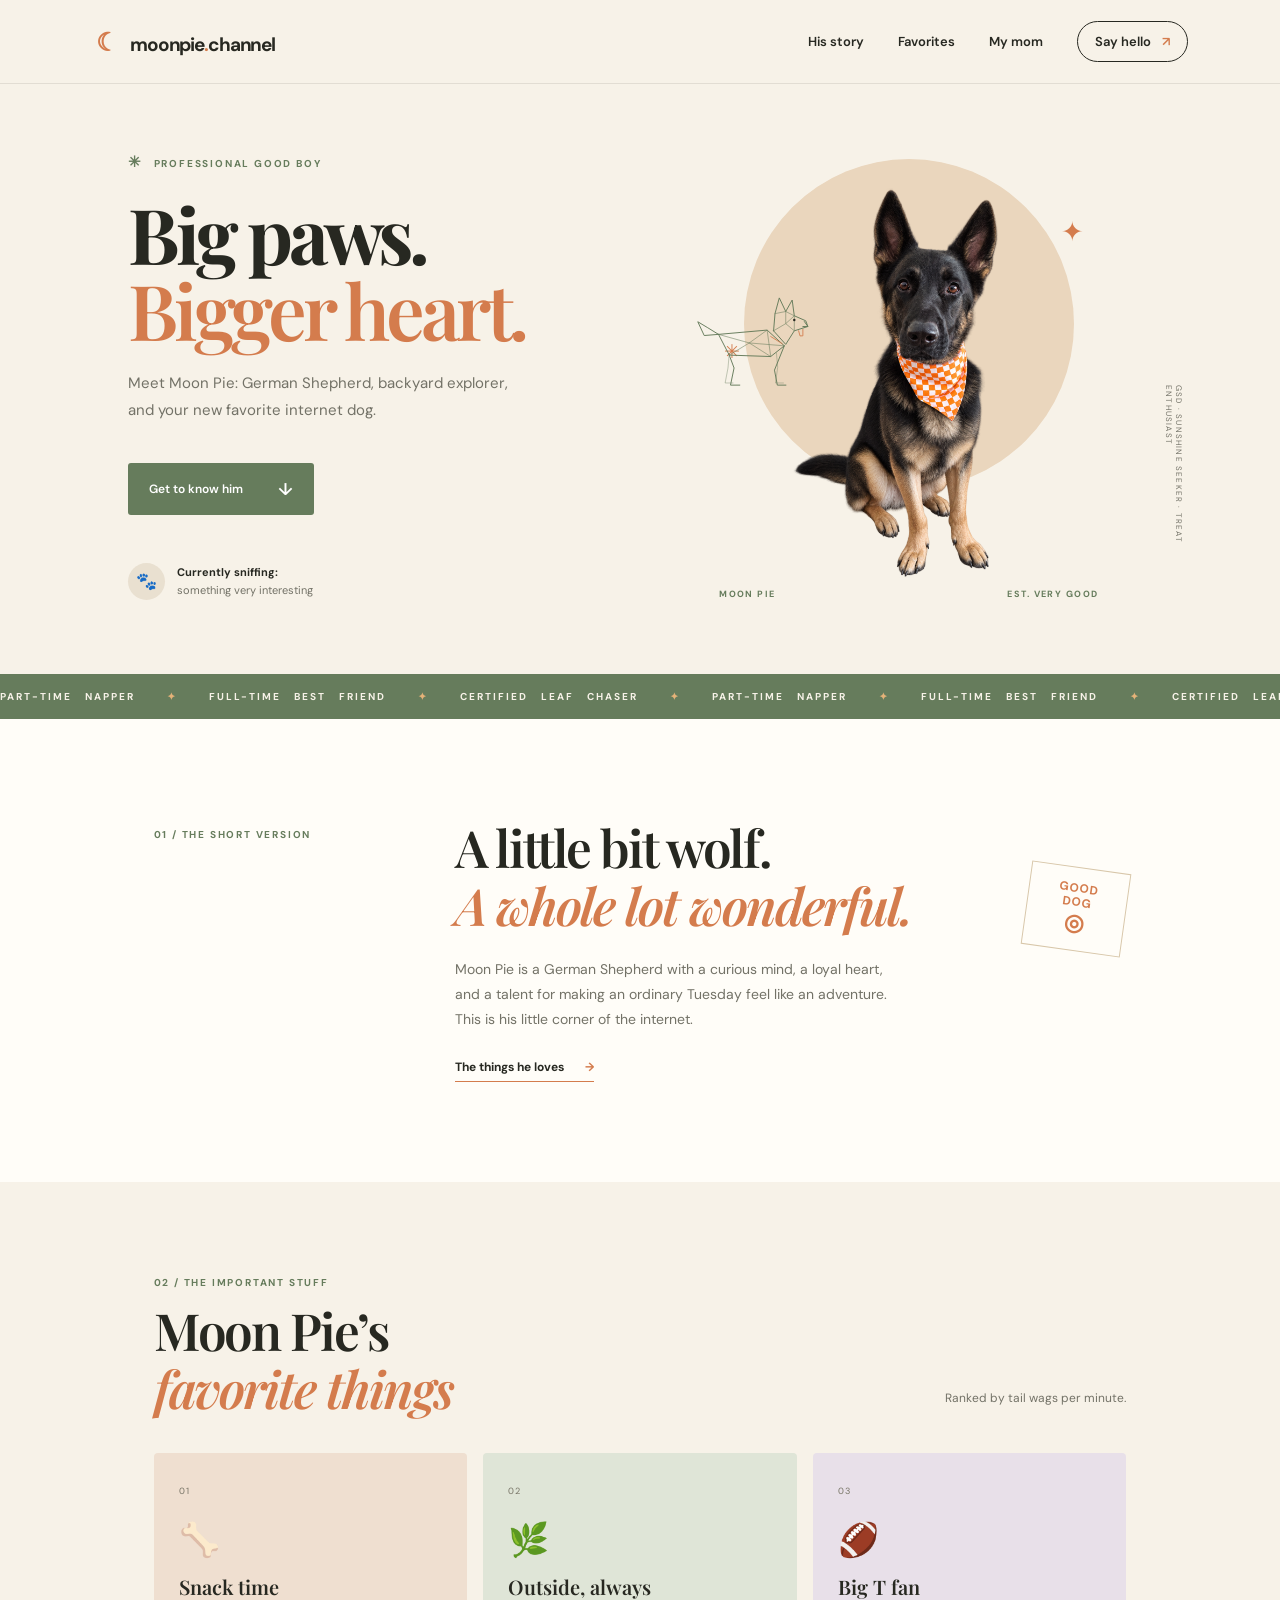
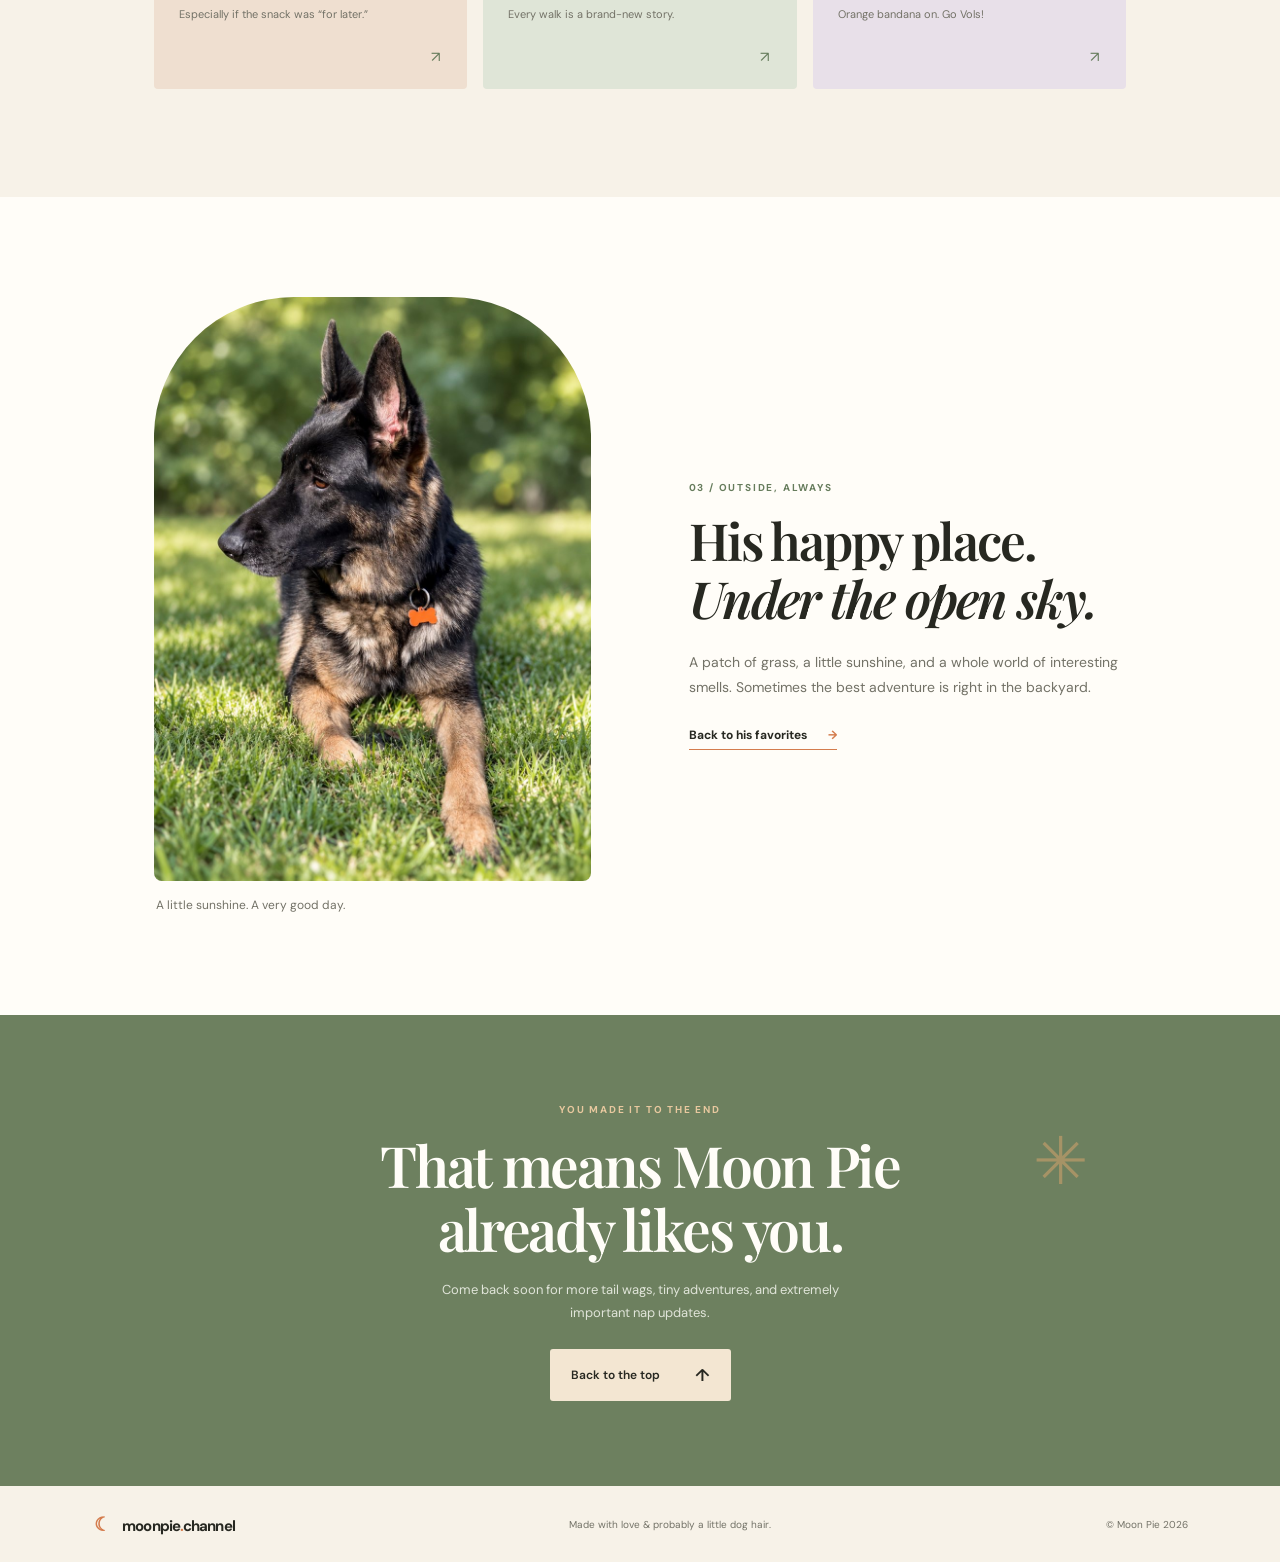
<file: index.html>
<!doctype html>
<html lang="en">
<head>
  <meta charset="utf-8">
  <meta name="viewport" content="width=device-width, initial-scale=1">
  <meta name="theme-color" content="#f7f2e8">
  <meta name="description" content="Meet Moon Pie, a German Shepherd with a big heart and a nose for adventure.">
  <title>Moon Pie — Big paws, bigger heart</title>
  <link rel="stylesheet" href="styles.css?v=f140dc7c42bb">
</head>
<body>
  <header class="site-header">
    <a class="brand" href="#home" aria-label="Moon Pie home"><span class="brand-mark">☾</span> moonpie<span class="brand-dot">.</span>channel</a>
    <nav aria-label="Main navigation"><a href="#story">His story</a><a href="#favorites">Favorites</a><a href="mom.html">My mom</a><a class="nav-cta" href="#hello">Say hello <span>↗</span></a></nav>
  </header>

  <main>
    <section class="hero" id="home">
      <div class="hero-copy">
        <p class="eyebrow"><span class="paw">✳</span> PROFESSIONAL GOOD BOY</p>
        <h1>Big paws.<br><span>Bigger heart.</span></h1>
        <p class="intro">Meet Moon Pie: German Shepherd, backyard explorer, and your new favorite internet dog.</p>
        <a class="button" href="#story">Get to know him <span>↓</span></a>
        <div class="hero-note"><span class="note-icon">🐾</span><span><strong>Currently sniffing:</strong><br>something very interesting</span></div>
      </div>
      <div class="hero-art" aria-label="Portrait of a friendly German Shepherd">
        <div class="sun"></div><span class="spark spark-one">✦</span><span class="spark spark-two">✳</span>
        <img class="dog-photo" src="dog-transparent.png?v=0818905b5019" alt="Moon Pie sitting with an orange and white checkered bandana">
        <div class="art-caption"><span>MOON PIE</span><span>EST. VERY GOOD</span></div>
        <span class="orbit-label">GSD · SUNSHINE SEEKER · TREAT ENTHUSIAST</span>
      </div>
    </section>

    <section class="ticker" aria-label="Moon Pie facts"><div>PART-TIME NAPPER <span>✦</span> FULL-TIME BEST FRIEND <span>✦</span> CERTIFIED LEAF CHASER <span>✦</span> PART-TIME NAPPER <span>✦</span> FULL-TIME BEST FRIEND <span>✦</span> CERTIFIED LEAF CHASER <span>✦</span></div></section>

    <section class="story section" id="story">
      <div class="section-kicker">01 / THE SHORT VERSION</div>
      <div class="story-content"><h2>A little bit wolf.<br><em>A whole lot wonderful.</em></h2><p>Moon Pie is a German Shepherd with a curious mind, a loyal heart, and a talent for making an ordinary Tuesday feel like an adventure. This is his little corner of the internet.</p><a class="text-link" href="#favorites">The things he loves <span>→</span></a></div>
      <div class="story-stamp">GOOD<br>DOG<br><span>◎</span></div>
    </section>

    <section class="favorites section" id="favorites">
      <div class="section-heading"><div><div class="section-kicker">02 / THE IMPORTANT STUFF</div><h2>Moon Pie’s<br><em>favorite things</em></h2></div><p>Ranked by tail wags per minute.</p></div>
      <div class="cards">
        <article class="card card-peach"><span class="card-number">01</span><div class="card-emoji">🦴</div><h3>Snack time</h3><p>Especially if the snack was “for later.”</p><a class="card-arrow snack-link" href="snack.html" aria-label="Explore Moon Pie’s snack page">↗</a></article>
        <article class="card card-sage"><span class="card-number">02</span><div class="card-emoji">🌿</div><h3>Outside, always</h3><p>Every walk is a brand-new story.</p><a class="card-arrow snack-link" href="#outside" aria-label="See Moon Pie outside">↗</a></article>
        <article class="card card-lilac"><span class="card-number">03</span><div class="card-emoji" aria-hidden="true">&#127944;</div><h3>Big T fan</h3><p>Orange bandana on. Go Vols!</p><a class="card-arrow snack-link" href="fan.html" aria-label="Meet Moon Pie, a big Tennessee fan">&#8599;</a></article>
      </div>
    </section>


    <section class="outdoor section" id="outside" aria-labelledby="outside-title">
      <figure class="photo-frame"><img src="assets/moonpie-garden.jpg?v=be60e105cf8d" width="900" height="1200" loading="lazy" alt="Moon Pie relaxing in the grass with his ears up"><figcaption>A little sunshine. A very good day.</figcaption></figure>
      <div class="outdoor-copy"><p class="section-kicker">03 / OUTSIDE, ALWAYS</p><h2 id="outside-title">His happy place.<br><em>Under the open sky.</em></h2><p>A patch of grass, a little sunshine, and a whole world of interesting smells. Sometimes the best adventure is right in the backyard.</p><a class="text-link" href="#favorites">Back to his favorites <span aria-hidden="true">→</span></a></div>
    </section>
    <section class="hello" id="hello"><div class="hello-spark">✳</div><p class="eyebrow">YOU MADE IT TO THE END</p><h2>That means Moon Pie<br>already likes you.</h2><p>Come back soon for more tail wags, tiny adventures, and extremely important nap updates.</p><a class="button button-light" href="#home">Back to the top <span>↑</span></a></section>
  </main>
  <footer><a class="brand" href="#home"><span class="brand-mark">☾</span> moonpie<span class="brand-dot">.</span>channel</a><span>Made with love & probably a little dog hair.</span><span>© Moon Pie 2026</span></footer>
  <script src="motion.js?v=69de07a4c99f" defer></script>
</body>
</html>
</file>
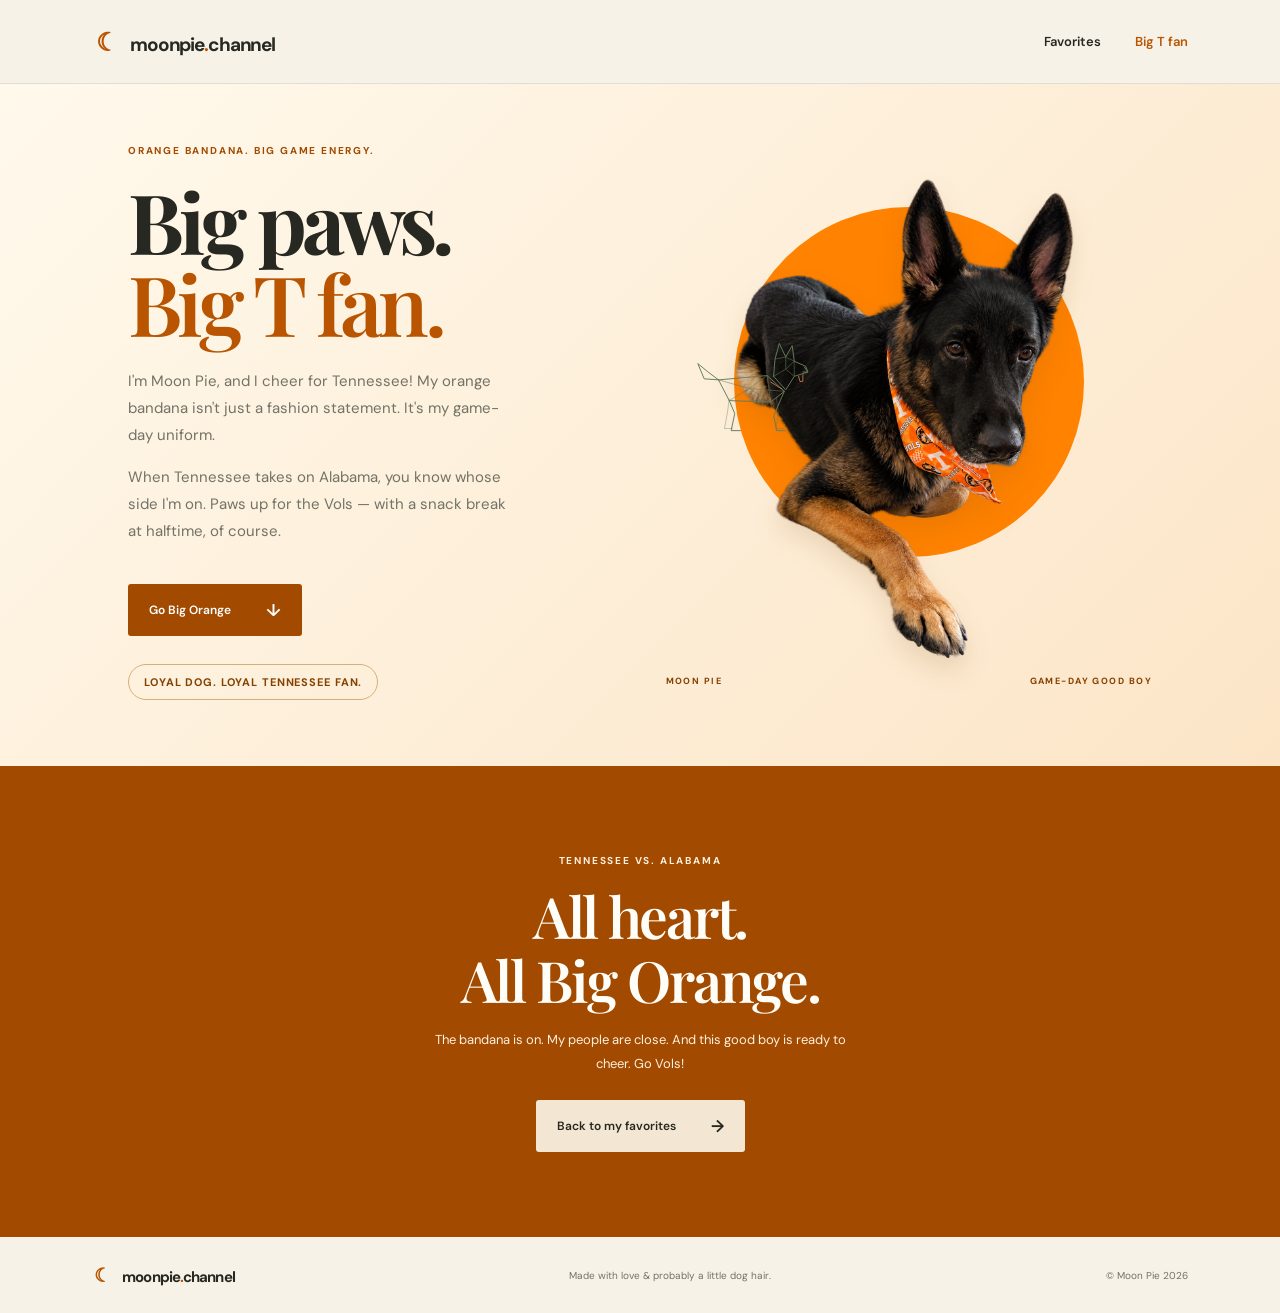
<file: fan.html>
<!doctype html>
<html lang="en">
<head>
  <meta charset="utf-8">
  <meta name="viewport" content="width=device-width, initial-scale=1">
  <meta name="theme-color" content="#ff8200">
  <meta name="description" content="Moon Pie is a big T fan. Orange bandana on, paws up for Tennessee!">
  <title>Big T Fan — Moon Pie</title>
  <link rel="stylesheet" href="styles.css?v=f140dc7c42bb">
  <style>
    .fan-page{--orange:#b95500}.fan-page .eyebrow{color:#a24a00}
    .fan-hero{min-height:680px;background:linear-gradient(135deg,#fff9ec,#fce5c7)}
    .fan-hero h1{font-size:clamp(58px,6.5vw,90px)}
    .fan-hero .button{background:#a24a00}.fan-art{height:540px}
    .fan-art .sun{width:350px;height:350px;top:60px;background:#ff8200}
    .fan-art .dog-photo{height:490px;width:100%;max-width:410px;margin:0;filter:drop-shadow(0 14px 12px #733c0020)}
    .fan-art .art-caption{bottom:0;color:#844100;width:100%}
    .fan-badge{display:inline-block;margin-top:28px;border:1px solid #d8ad79;border-radius:30px;padding:10px 15px;font-size:11px;font-weight:700;letter-spacing:.08em;color:#844100}
    .fan-cheer{background:#a24a00}.fan-cheer .eyebrow,.fan-cheer>p:not(.eyebrow){color:#fff0dc}
    @media(max-width:760px){.fan-hero{padding-top:45px;gap:28px}.fan-art{height:480px}.fan-art .dog-photo{height:440px;max-width:350px}.fan-art .sun{width:280px;height:280px}.fan-page nav a:first-child{display:inline}.fan-page nav{gap:14px}}
    @media(max-width:390px){.fan-art{transform:none;margin-bottom:0}.fan-hero h1{font-size:58px}}
  </style>
</head>
<body class="fan-page">
  <header class="site-header">
    <a class="brand" href="index.html" aria-label="Moon Pie home"><span class="brand-mark">☾</span> moonpie<span class="brand-dot">.</span>channel</a>
    <nav aria-label="Main navigation"><a href="index.html#favorites">Favorites</a><a href="fan.html" aria-current="page">Big T fan</a></nav>
  </header>
  <main>
    <section class="hero fan-hero">
      <div class="hero-copy">
        <p class="eyebrow">ORANGE BANDANA. BIG GAME ENERGY.</p>
        <h1>Big paws.<br><span>Big T fan.</span></h1>
        <p class="intro">I'm Moon Pie, and I cheer for Tennessee! My orange bandana isn't just a fashion statement. It's my game-day uniform.</p>
        <p class="intro">When Tennessee takes on Alabama, you know whose side I'm on. Paws up for the Vols — with a snack break at halftime, of course.</p>
        <a class="button" href="#go-vols">Go Big Orange <span aria-hidden="true">↓</span></a>
        <div><span class="fan-badge">LOYAL DOG. LOYAL TENNESSEE FAN.</span></div>
      </div>
      <div class="hero-art fan-art">
        <div class="sun" aria-hidden="true"></div>
        <img class="dog-photo" src="moonpie-lying-transparent.png?v=d60ad3cab47d" alt="Moon Pie lying down with his ears up, wearing his orange Tennessee bandana" width="1086" height="1448">
        <div class="art-caption"><span>MOON PIE</span><span>GAME-DAY GOOD BOY</span></div>
      </div>
    </section>
    <section class="hello fan-cheer" id="go-vols">
      <p class="eyebrow">TENNESSEE VS. ALABAMA</p>
      <h2>All heart.<br>All Big Orange.</h2>
      <p>The bandana is on. My people are close. And this good boy is ready to cheer. Go Vols!</p>
      <a class="button button-light" href="index.html#favorites">Back to my favorites <span aria-hidden="true">→</span></a>
    </section>
  </main>
  <footer><a class="brand" href="index.html"><span class="brand-mark">☾</span> moonpie<span class="brand-dot">.</span>channel</a><span>Made with love &amp; probably a little dog hair.</span><span>© Moon Pie 2026</span></footer>
  <script src="motion.js?v=69de07a4c99f" defer></script>
</body>
</html>
</file>
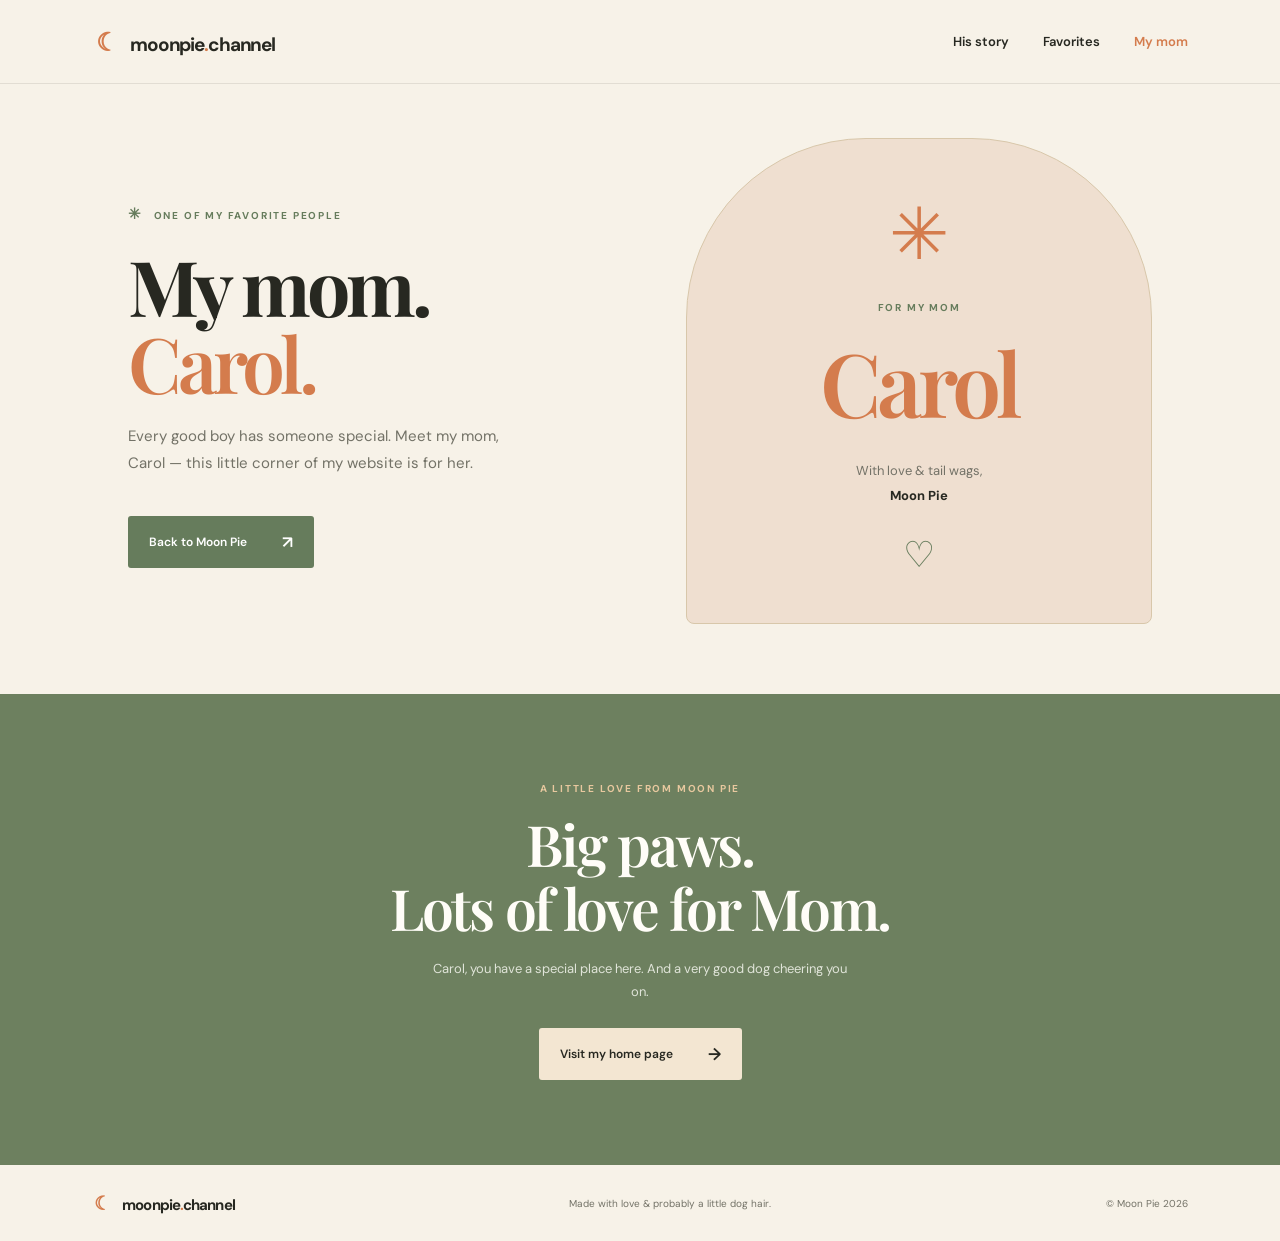
<file: mom.html>
<!doctype html>
<html lang="en">
<head>
  <meta charset="utf-8">
  <meta name="viewport" content="width=device-width, initial-scale=1">
  <meta name="theme-color" content="#f7f2e8">
  <meta name="description" content="Meet Carol, Moon Pie’s mom.">
  <title>My Mom, Carol — Moon Pie</title>
  <link rel="stylesheet" href="styles.css?v=f140dc7c42bb">
</head>
<body class="mom-page">
  <header class="site-header">
    <a class="brand" href="index.html" aria-label="Moon Pie home"><span class="brand-mark">☾</span> moonpie<span class="brand-dot">.</span>channel</a>
    <nav aria-label="Main navigation"><a href="index.html#story">His story</a><a href="index.html#favorites">Favorites</a><a href="mom.html" aria-current="page">My mom</a></nav>
  </header>
  <main>
    <section class="hero mom-hero">
      <div class="hero-copy">
        <p class="eyebrow"><span class="paw" aria-hidden="true">✳</span> ONE OF MY FAVORITE PEOPLE</p>
        <h1>My mom.<br><span>Carol.</span></h1>
        <p class="intro">Every good boy has someone special. Meet my mom, Carol — this little corner of my website is for her.</p>
        <a class="button" href="index.html">Back to Moon Pie <span aria-hidden="true">↗</span></a>
      </div>
      <div class="mom-dedication" aria-label="With love, from Moon Pie">
        <span class="mom-flower" aria-hidden="true">✳</span>
        <p class="eyebrow">FOR MY MOM</p>
        <p class="mom-name">Carol</p>
        <p class="mom-signature">With love &amp; tail wags,<br><strong>Moon Pie</strong></p>
        <span class="mom-heart" aria-hidden="true">♡</span>
      </div>
    </section>
    <section class="hello">
      <p class="eyebrow">A LITTLE LOVE FROM MOON PIE</p>
      <h2>Big paws.<br>Lots of love for Mom.</h2>
      <p>Carol, you have a special place here. And a very good dog cheering you on.</p>
      <a class="button button-light" href="index.html">Visit my home page <span aria-hidden="true">→</span></a>
    </section>
  </main>
  <footer><a class="brand" href="index.html"><span class="brand-mark">☾</span> moonpie<span class="brand-dot">.</span>channel</a><span>Made with love &amp; probably a little dog hair.</span><span>© Moon Pie 2026</span></footer>
  <script src="motion.js?v=69de07a4c99f" defer></script>
</body>
</html>
</file>
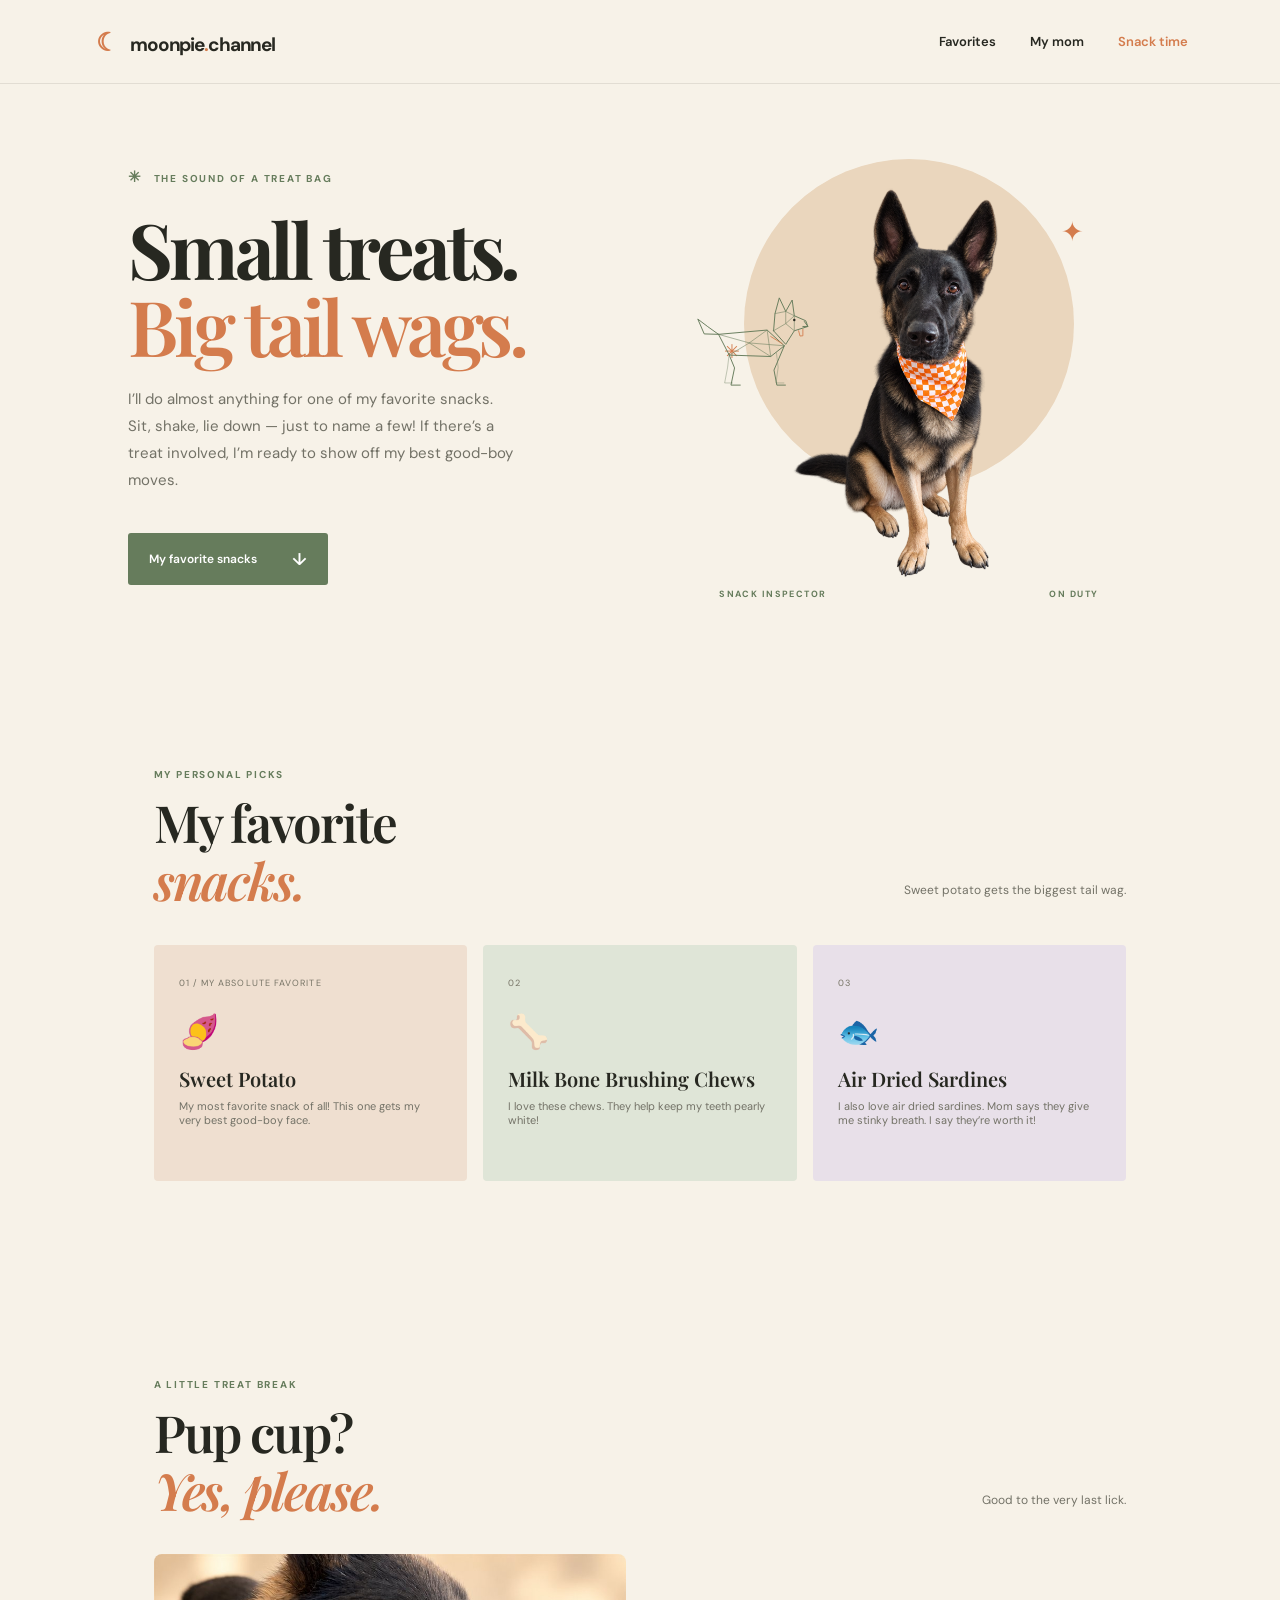
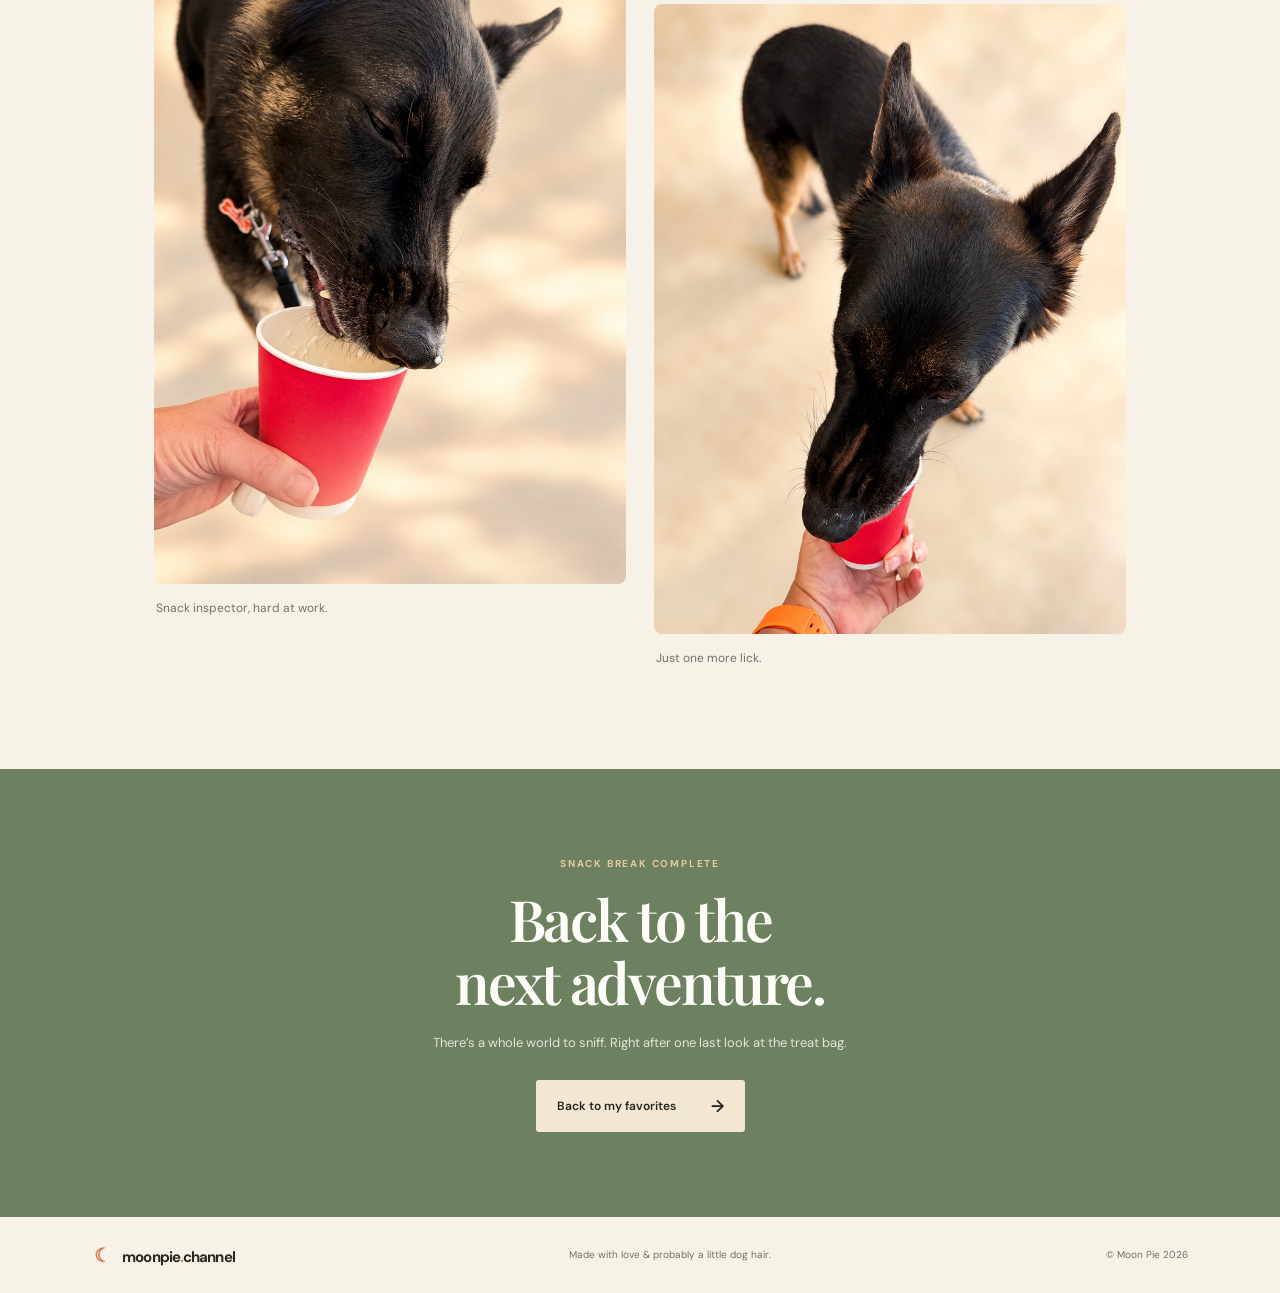
<file: snack.html>
<!doctype html>
<html lang="en">
<head>
  <meta charset="utf-8">
  <meta name="viewport" content="width=device-width, initial-scale=1">
  <meta name="theme-color" content="#f7f2e8">
  <meta name="description" content="Snack time with Moon Pie. Small treats, big tail wags.">
  <title>Snack Time — Moon Pie</title>
  <link rel="stylesheet" href="styles.css?v=f140dc7c42bb">
</head>
<body>
  <header class="site-header">
    <a class="brand" href="index.html" aria-label="Moon Pie home"><span class="brand-mark">☾</span> moonpie<span class="brand-dot">.</span>channel</a>
    <nav aria-label="Main navigation"><a href="index.html#favorites">Favorites</a><a href="mom.html">My mom</a><a href="snack.html" aria-current="page">Snack time</a></nav>
  </header>
  <main>
    <section class="hero">
      <div class="hero-copy">
        <p class="eyebrow"><span class="paw" aria-hidden="true">✳</span> THE SOUND OF A TREAT BAG</p>
        <h1>Small treats.<br><span>Big tail wags.</span></h1>
        <p class="intro">I’ll do almost anything for one of my favorite snacks. Sit, shake, lie down — just to name a few! If there’s a treat involved, I’m ready to show off my best good-boy moves.</p>
        <a class="button" href="#favorite-snacks">My favorite snacks <span aria-hidden="true">↓</span></a>
      </div>
      <div class="hero-art" aria-label="Moon Pie ready for snack time">
        <div class="sun"></div><span class="spark spark-one" aria-hidden="true">✦</span><span class="spark spark-two" aria-hidden="true">✳</span>
        <img class="dog-photo" src="dog-transparent.png?v=0818905b5019" alt="Moon Pie sitting attentively in his orange and white checkered bandana">
        <div class="art-caption"><span>SNACK INSPECTOR</span><span>ON DUTY</span></div>
      </div>
    </section>
    <section class="favorites section" id="favorite-snacks">
      <div class="section-heading"><div><div class="section-kicker">MY PERSONAL PICKS</div><h2>My favorite<br><em>snacks.</em></h2></div><p>Sweet potato gets the biggest tail wag.</p></div>
      <div class="cards">
        <article class="card card-peach"><span class="card-number">01 / MY ABSOLUTE FAVORITE</span><div class="card-emoji" aria-hidden="true">🍠</div><h3>Sweet Potato</h3><p>My most favorite snack of all! This one gets my very best good-boy face.</p></article>
        <article class="card card-sage"><span class="card-number">02</span><div class="card-emoji" aria-hidden="true">🦴</div><h3>Milk Bone Brushing Chews</h3><p>I love these chews. They help keep my teeth pearly white!</p></article>
        <article class="card card-lilac"><span class="card-number">03</span><div class="card-emoji" aria-hidden="true">🐟</div><h3>Air Dried Sardines</h3><p>I also love air dried sardines. Mom says they give me stinky breath. I say they’re worth it!</p></article>
      </div>
    </section>

    <section class="pup-cups section" aria-labelledby="pup-cup-title">
      <div class="section-heading"><div><p class="section-kicker">A LITTLE TREAT BREAK</p><h2 id="pup-cup-title">Pup cup?<br><em>Yes, please.</em></h2></div><p>Good to the very last lick.</p></div>
      <div class="pup-cup-grid">
        <figure class="photo-frame"><img src="assets/moonpie-snack-close.jpg?v=b44086b25fc2" width="900" height="1200" loading="lazy" alt="Moon Pie enjoying a pup cup held out for him"><figcaption>Snack inspector, hard at work.</figcaption></figure>
        <figure class="photo-frame"><img src="assets/moonpie-snack-ears.jpg?v=6baa24eb89c0" width="900" height="1200" loading="lazy" alt="Moon Pie with his ears up, enjoying his pup cup"><figcaption>Just one more lick.</figcaption></figure>
      </div>
    </section>
    <section class="hello"><p class="eyebrow">SNACK BREAK COMPLETE</p><h2>Back to the<br>next adventure.</h2><p>There’s a whole world to sniff. Right after one last look at the treat bag.</p><a class="button button-light" href="index.html#favorites">Back to my favorites <span aria-hidden="true">→</span></a></section>
  </main>
  <footer><a class="brand" href="index.html"><span class="brand-mark">☾</span> moonpie<span class="brand-dot">.</span>channel</a><span>Made with love &amp; probably a little dog hair.</span><span>© Moon Pie 2026</span></footer>
  <script src="motion.js?v=69de07a4c99f" defer></script>
</body>
</html>
</file>
<file: styles.css>
@import url('https://fonts.googleapis.com/css2?family=DM+Sans:wght@400;500;600;700&family=Playfair+Display:ital,wght@0,600;0,700;1,600;1,700&display=swap');
:root{--ink:#272821;--muted:#737267;--cream:#f7f2e8;--paper:#fffdf8;--orange:#d47c4d;--green:#667c5c;--line:#ded8ca;--serif:'Playfair Display',Georgia,serif;--sans:'DM Sans',Arial,sans-serif}*{box-sizing:border-box}html{scroll-behavior:smooth}body{margin:0;background:var(--cream);color:var(--ink);font-family:var(--sans);font-size:15px}a{color:inherit;text-decoration:none}.site-header{height:84px;padding:0 7.2%;display:flex;align-items:center;justify-content:space-between;border-bottom:1px solid rgba(39,40,33,.1)}.brand{font-weight:700;letter-spacing:-.06em;font-size:19px}.brand-mark{display:inline-grid;place-items:center;width:28px;height:28px;margin-right:7px;color:var(--orange);font-size:25px}.brand-dot{color:var(--orange)}nav{display:flex;gap:34px;align-items:center;font-size:13px;font-weight:600}nav a{transition:color .2s}nav a:hover,.text-link:hover{color:var(--orange)}.nav-cta{border:1px solid var(--ink);border-radius:30px;padding:11px 17px}.nav-cta span{padding-left:8px;color:var(--orange)}.hero{padding:50px 10% 66px;min-height:590px;display:grid;grid-template-columns:1fr 1fr;align-items:center;gap:5%}.eyebrow,.section-kicker{font-size:10px;letter-spacing:.18em;font-weight:700}.eyebrow{color:var(--green)}.paw{font-size:15px;margin-right:7px}.hero h1{font:700 clamp(56px,6vw,82px)/.99 var(--serif);letter-spacing:-.055em;margin:23px 0}.hero h1 span,.story h2 em,.section-heading h2 em{color:var(--orange);font-weight:600}.intro{color:var(--muted);line-height:1.8;max-width:390px;font-size:15px}.button{display:inline-flex;align-items:center;gap:35px;margin-top:24px;padding:15px 21px;border-radius:3px;background:var(--green);color:white;font-weight:600;font-size:12px}.button span{font-size:17px}.hero-note{display:flex;align-items:center;gap:12px;margin-top:48px;color:var(--muted);font-size:11px;line-height:1.6}.hero-note strong{color:var(--ink)}.note-icon{display:grid;place-items:center;background:#e9e0d0;width:37px;height:37px;border-radius:50%;font-size:17px}.hero-art{height:465px;position:relative;display:grid;place-items:center}.sun{position:absolute;top:20px;left:50%;transform:translateX(-50%);width:330px;height:330px;background:#ead6bd;border-radius:50%}.portrait{position:relative;width:300px;height:350px;margin-top:38px;z-index:1}.dog-head{position:absolute;z-index:2;top:48px;left:42px;width:216px;height:235px;background:linear-gradient(125deg,#bd8153 0 30%,#42382d 31% 69%,#bb8052 70%);border-radius:46% 46% 48% 48%;box-shadow:inset 0 -14px rgba(48,40,32,.13)}.ear{position:absolute;z-index:1;top:6px;width:81px;height:160px;background:#3e352b;clip-path:polygon(50% 0,100% 100%,0 100%);filter:drop-shadow(2px 3px 1px #6e4d37)}.ear:after{content:'';position:absolute;inset:22px 20px 10px;background:#ae7650;clip-path:polygon(50% 0,100% 100%,0 100%)}.ear-left{left:41px;transform:rotate(-12deg)}.ear-right{right:39px;transform:rotate(12deg)}.brow{position:absolute;top:79px;width:57px;height:40px;background:#292820;border-radius:50%;opacity:.8}.brow-left{left:17px;transform:rotate(18deg)}.brow-right{right:17px;transform:rotate(-18deg)}.eye{position:absolute;top:101px;width:15px;height:19px;background:#f9f0d8;border-radius:50%}.eye:after{content:'';position:absolute;width:8px;height:13px;left:4px;top:3px;background:#282821;border-radius:50%}.eye-left{left:47px}.eye-right{right:47px}.muzzle{position:absolute;left:47px;top:135px;width:122px;height:77px;background:#eee0c5;border-radius:48% 48% 52% 52%}.nose{position:absolute;top:-5px;left:44px;width:34px;height:23px;background:#292821;border-radius:40% 40% 50% 50%}.mouth{position:absolute;left:58px;top:15px;width:2px;height:36px;background:#51463b}.mouth:after{content:'';position:absolute;top:31px;left:-18px;width:36px;height:16px;border-bottom:2px solid #51463b;border-radius:50%}.cheek{position:absolute;top:151px;width:50px;height:49px;background:#f2e6d0;border-radius:50%}.cheek-left{left:33px}.cheek-right{right:33px}.neck{position:absolute;left:60px;bottom:0;width:180px;height:105px;background:linear-gradient(90deg,#382f27,#c08758 35%,#e1c39b 50%,#382f27 77%);border-radius:25% 25% 8% 8%}.collar{position:absolute;z-index:3;left:61px;bottom:70px;width:178px;height:19px;background:#718264;transform:rotate(-2deg);border-radius:3px;box-shadow:0 2px 3px #55422e}.collar span{position:absolute;left:80px;top:11px;color:#d8ac5d;font-size:19px}.spark{position:absolute;z-index:2;color:var(--orange);font-size:27px}.spark-one{top:75px;right:14%}.spark-two{left:12%;top:200px;font-size:19px}.art-caption{position:absolute;bottom:4px;width:78%;display:flex;justify-content:space-between;font-size:9px;letter-spacing:.16em;font-weight:700;color:var(--green)}.orbit-label{position:absolute;right:-32px;top:53%;writing-mode:vertical-rl;font-size:8px;letter-spacing:.15em;color:var(--muted)}.ticker{overflow:hidden;background:var(--green);color:#f7f2e8;white-space:nowrap;padding:16px 0;font-size:10px;font-weight:700;letter-spacing:.2em}.ticker div{word-spacing:9px;text-align:center}.ticker span{color:#e5b278;padding:0 19px}.section{padding:100px 12%}.story{display:grid;grid-template-columns:1fr 2fr 100px;gap:30px;align-items:start;background:var(--paper)}.section-kicker{color:var(--green);padding-top:9px}.story h2,.section-heading h2{font:600 clamp(35px,4vw,52px)/1.13 var(--serif);letter-spacing:-.04em;margin:0 0 22px}.story-content p,.section-heading>p{max-width:440px;color:var(--muted);line-height:1.8;font-size:14px}.text-link{display:inline-block;margin-top:13px;font-size:12px;font-weight:700;border-bottom:1px solid var(--orange);padding-bottom:6px}.text-link span{margin-left:18px;color:var(--orange)}.story-stamp{border:1px solid #d8c7aa;color:var(--orange);font:700 12px/1.2 var(--sans);letter-spacing:.08em;text-align:center;padding:13px 8px;transform:rotate(8deg);margin-top:48px}.story-stamp span{font-size:23px}.favorites{padding-top:85px;padding-bottom:108px}.section-heading{display:flex;justify-content:space-between;align-items:end;margin-bottom:35px}.section-heading h2{margin:13px 0 0}.section-heading>p{font-size:12px;margin-bottom:8px}.cards{display:grid;grid-template-columns:repeat(3,1fr);gap:16px}.card{position:relative;min-height:236px;padding:26px 25px;border-radius:4px;transition:transform .2s}.card:hover{transform:translateY(-5px)}.card-peach{background:#efdfd0}.card-sage{background:#dfe5d7}.card-lilac{background:#e8e0e9}.card-number{font-size:9px;letter-spacing:.12em;color:#777466}.card-emoji{font-size:33px;margin:19px 0 12px}.card h3{font:600 20px var(--serif);margin:0 0 7px}.card p{font-size:11px;color:var(--muted);margin:0}.card-arrow{position:absolute;right:23px;bottom:23px;color:var(--green)}.hello{position:relative;text-align:center;background:#6d805f;color:#fffdf8;padding:78px 20px 85px;overflow:hidden}.hello .eyebrow{color:#e8c89f}.hello h2{font:600 clamp(36px,5vw,57px)/1.12 var(--serif);letter-spacing:-.04em;margin:17px 0}.hello>p:not(.eyebrow){max-width:420px;margin:0 auto;color:#e0e4d9;font-size:13px;line-height:1.8}.button-light{background:#f3e6d2;color:var(--ink);margin-top:25px}.hello-spark{position:absolute;right:15%;top:22%;font-size:66px;color:#d5a36c;opacity:.55}footer{display:flex;align-items:center;justify-content:space-between;padding:26px 7.2%;font-size:10px;color:var(--muted)}footer .brand{font-size:15px;color:var(--ink)}footer .brand-mark{font-size:19px;width:20px;height:20px} @media(max-width:760px){.site-header{height:70px;padding:0 6%}.brand{font-size:16px}nav{gap:14px;font-size:11px}nav a:first-child{display:none}.nav-cta{padding:9px 12px}.hero{grid-template-columns:1fr;padding:65px 9% 45px;gap:8px}.hero h1{font-size:66px}.hero-art{height:410px}.sun{width:285px;height:285px}.portrait{transform:scale(.9);transform-origin:top center;margin-top:46px}.orbit-label{right:0}.story{grid-template-columns:1fr;gap:25px;padding:68px 9%}.story-stamp{position:absolute;right:12%;margin-top:0}.story{position:relative}.favorites{padding:68px 8%}.section-heading{display:block}.section-heading>p{margin-top:15px}.cards{grid-template-columns:1fr}.card{min-height:205px}.card-emoji{margin:13px 0 8px}.hello-spark{right:5%;top:10%;font-size:42px}footer{padding:23px 6%;gap:12px;flex-wrap:wrap}footer>span:nth-child(2){order:3;width:100%}}@media(max-width:390px){nav{gap:9px}.hero h1{font-size:58px}.hero-art{transform:scale(.9);transform-origin:top center;margin-bottom:-35px}}

.dog-photo{position:relative;z-index:1;display:block;width:min(100%,390px);height:390px;object-fit:contain;margin-top:24px}
@media(max-width:760px){.dog-photo{width:min(100%,370px);height:370px;margin-top:18px}}


.mom-hero{min-height:610px;gap:9%}.mom-dedication{position:relative;text-align:center;background:#efdfd0;border:1px solid #d8c7aa;border-radius:180px 180px 8px 8px;padding:60px 28px 45px}.mom-flower{display:block;font-size:72px;color:var(--orange);line-height:1;margin-bottom:30px}.mom-name{font:600 clamp(58px,7vw,88px)/1.1 var(--serif);color:var(--orange);letter-spacing:-.05em;margin:20px 0 28px}.mom-signature{font-size:13px;line-height:1.9;color:var(--muted)}.mom-signature strong{color:var(--ink)}.mom-heart{display:block;font-size:36px;color:var(--green);margin-top:22px}nav a[aria-current=page]{color:var(--orange)}@media(max-width:760px){.mom-hero{gap:35px;min-height:0}.mom-dedication{width:100%;max-width:360px;justify-self:center;padding:45px 24px 30px}.mom-page nav a:first-child{display:none}}

.snack-link{width:44px;height:44px;display:grid;place-items:center;right:10px;bottom:10px;border-radius:50%;transition:background .2s,color .2s}.snack-link:hover{background:var(--green);color:var(--paper)}.snack-link:focus-visible{outline:2px solid var(--green);outline-offset:3px}

/* Gentle motion graphics, added by motion.js */
.motion-ready .dog-photo{animation:dog-drift 5.5s ease-in-out infinite}
.motion-spark{position:absolute;z-index:2;color:#c98251;font-size:18px;line-height:1;pointer-events:none;opacity:0;animation:sparkle-drift 3.8s ease-in-out var(--spark-delay,0s) infinite}
.motion-spark:nth-of-type(3n){font-size:13px;color:#718264}
.motion-ready [data-reveal]{opacity:0;transform:translateY(18px);transition:opacity .65s ease,transform .65s cubic-bezier(.2,.7,.2,1);transition-delay:var(--reveal-delay,0ms)}
.motion-ready [data-reveal].is-visible{opacity:1;transform:translateY(0)}
@keyframes dog-drift{0%,100%{transform:translateY(0)}50%{transform:translateY(-8px)}}
@keyframes sparkle-drift{0%,100%{opacity:0;transform:translate3d(0,8px,0) scale(.7) rotate(-12deg)}35%,65%{opacity:.82;transform:translate3d(0,-4px,0) scale(1) rotate(8deg)}}
@media(prefers-reduced-motion:reduce){.motion-ready .dog-photo,.motion-spark{animation:none!important}.motion-ready [data-reveal]{opacity:1!important;transform:none!important;transition:none!important}}

/* New photo stories */
.photo-frame{margin:0;min-width:0}.photo-frame img{display:block;width:100%;height:auto;aspect-ratio:3/4;object-fit:cover;border-radius:140px 140px 8px 8px;background:#efdfd0}.photo-frame figcaption{padding:15px 2px 0;font-size:12px;line-height:1.6;color:var(--muted)}.outdoor{display:grid;grid-template-columns:minmax(0,1fr) minmax(0,1fr);gap:10%;align-items:center;background:var(--paper)}.outdoor h2{font:600 clamp(35px,4vw,52px)/1.13 var(--serif);letter-spacing:-.04em;margin:18px 0 22px}.outdoor-copy>p:not(.section-kicker){font-size:14px;line-height:1.8;color:var(--muted)}.pup-cups{padding-top:70px}.pup-cup-grid{display:grid;grid-template-columns:repeat(2,minmax(0,1fr));gap:28px}.pup-cup-grid .photo-frame img{border-radius:8px}.pup-cup-grid .photo-frame:nth-child(2){padding-top:50px}@media(max-width:760px){.outdoor{grid-template-columns:1fr;padding:65px 9%;gap:32px}.outdoor .photo-frame{max-width:420px;width:100%;justify-self:center}.pup-cups{padding:65px 8%}.pup-cup-grid{grid-template-columns:1fr;gap:30px}.pup-cup-grid .photo-frame:nth-child(2){padding-top:0}}
</file>
